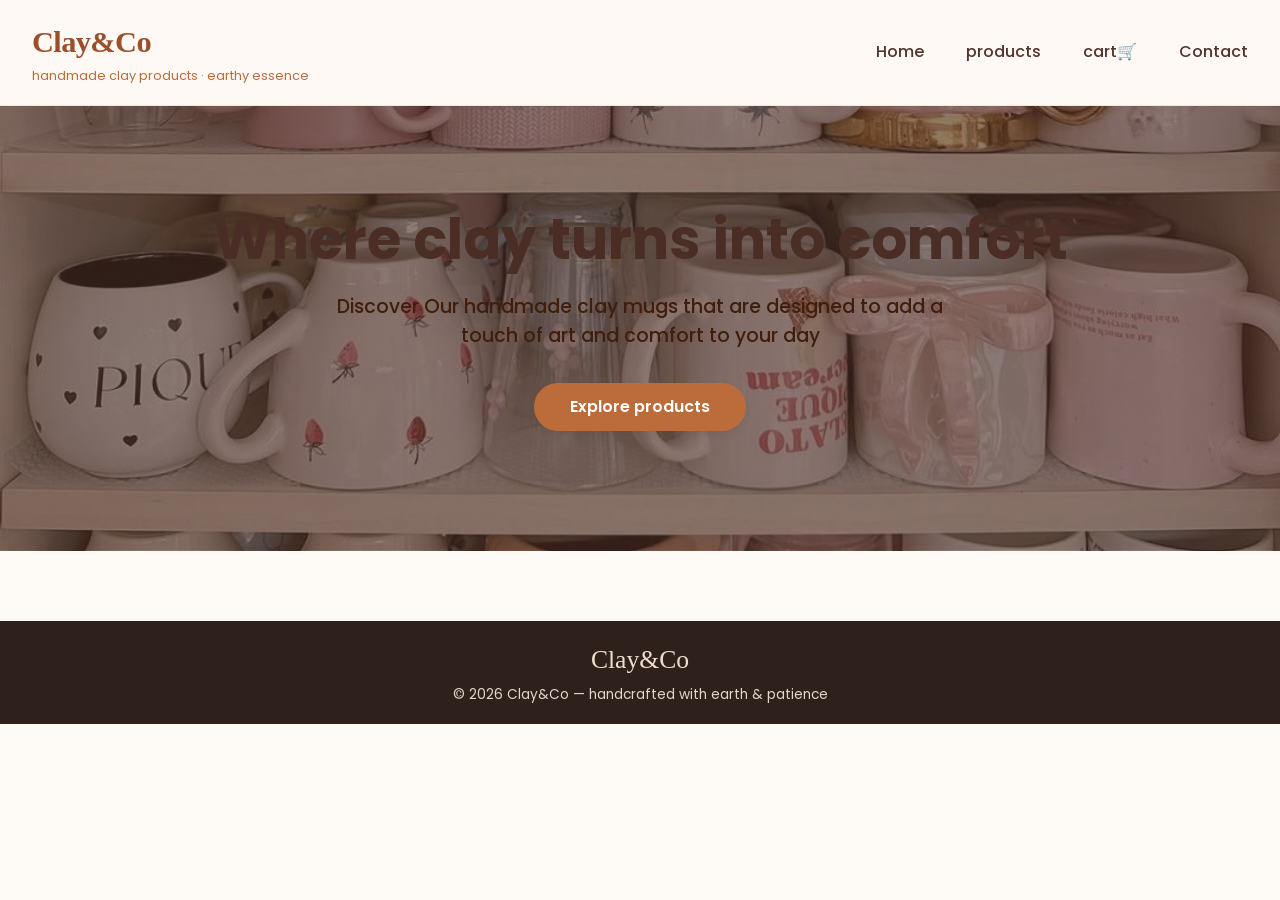
<file: index.html>
<!DOCTYPE html>
<html lang="en">
<head>
    <meta charset="UTF-8">
    <meta name="viewport" content="width=device-width, initial-scale=1.0">
    <title>Clay&Co</title>
    <link rel="stylesheet" href="./1.css">
    <link href="https://fonts.googleapis.com/css2?family=Poppins:wght@400;500;600;700&display=swap" rel="stylesheet"> 

</head>
<body>
    
 <nav class="navbar">
    <div class="container nav-container">
         <a href="home.html" class="logo">
            <h1>Clay&Co</h1>
            <span>handmade clay products · earthy essence</span>
            </a>
    
        <ul class="nav-links">
            <li><a href="home.html">Home</a></li>
            <li><a href="products.html">products</a></li>
             <li><a href="#" class="cart">cart🛒</a></li>
            <li><a href="Contuct us.html" class="active">Contact </a></li>
        </ul>
    </div>
 </nav>
     <section class="hero">
        <div class="container">
        <h1>Where clay turns into comfort</h1>
        <p>Discover Our handmade clay mugs that are designed to add a touch of art and comfort to your day</p>
        <a href="products.html" class="btn">Explore products</a>
        </div>
     </section>
    <!-- Footer -->
<footer class="footer">
    <div class="container">
        <div class="brand-foot">Clay&Co</div>
        <p>&copy; 2026 Clay&Co — handcrafted with earth & patience</p>
    
    </div>
</footer>
</body>

</html>
</file>
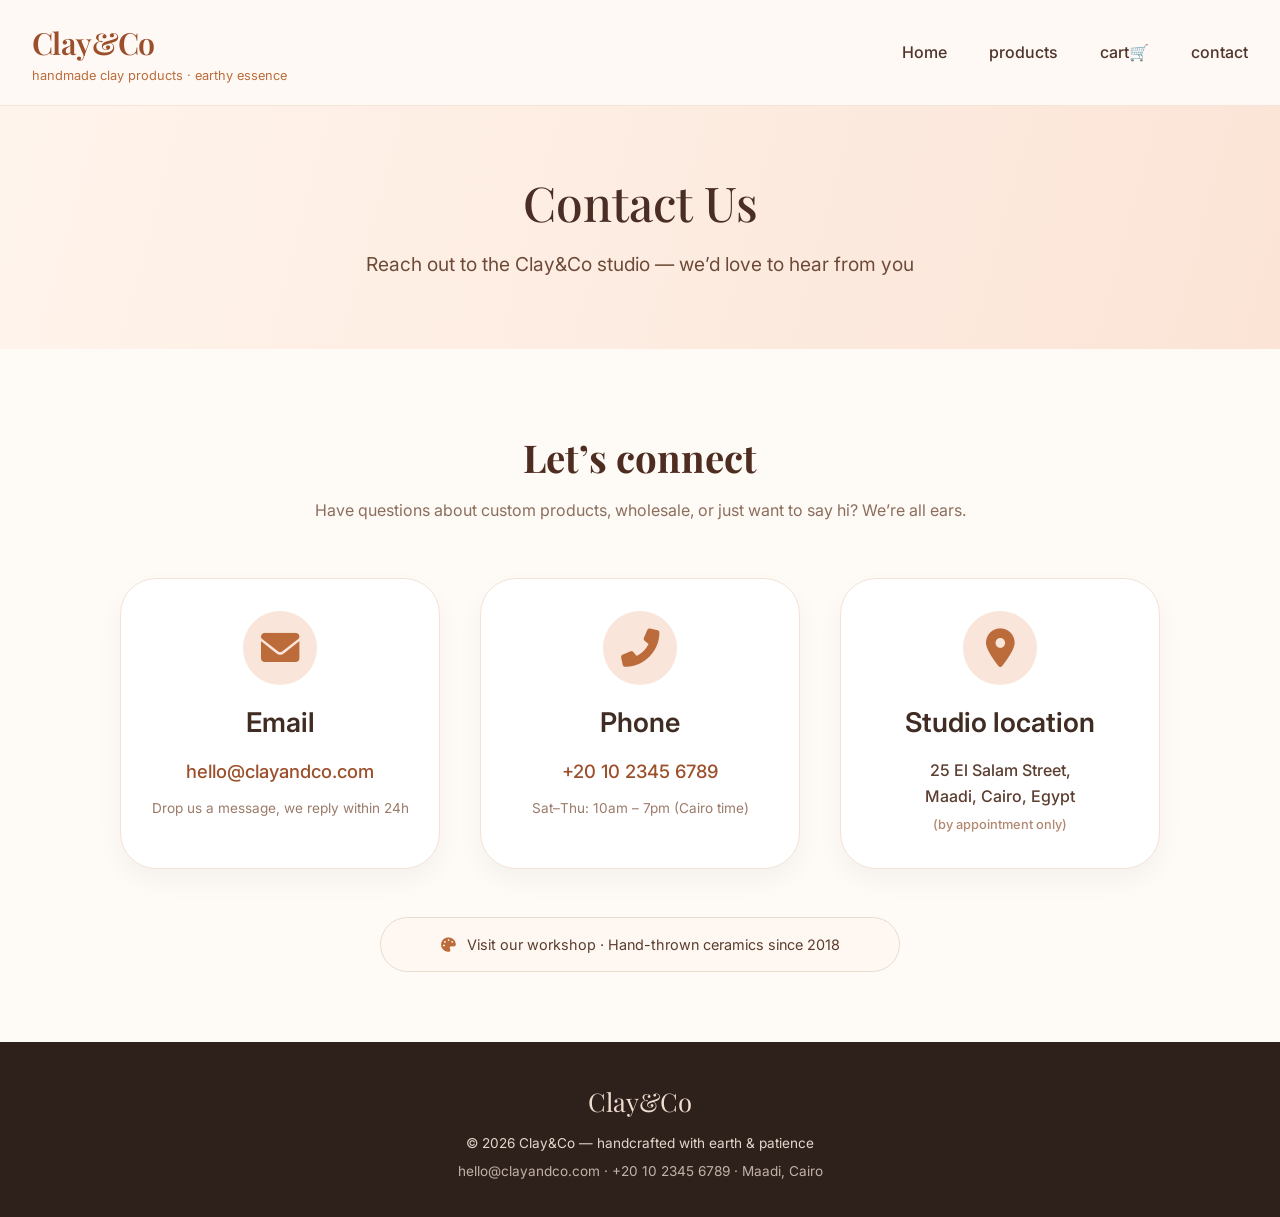
<file: Contuct us.html>
<!DOCTYPE html>
<html lang="en">
<head>
    <meta charset="UTF-8">
    <meta name="viewport" content="width=device-width, initial-scale=1.0, viewport-fit=cover">
    <title>Clay&Co | Contact – Artisanal Clay products</title>
    <!-- Google Fonts + Font Awesome 6 -->
    <link rel="preconnect" href="https://fonts.googleapis.com">
    <link rel="preconnect" href="https://fonts.gstatic.com" crossorigin>
    <link href="https://fonts.googleapis.com/css2?family=Inter:opsz,wght@14..32,300;14..32,400;14..32,500;14..32,600;14..32,700&family=Playfair+Display:ital,wght@0,400;0,500;0,600;1,400&display=swap" rel="stylesheet">
    <link rel="stylesheet" href="https://cdnjs.cloudflare.com/ajax/libs/font-awesome/6.0.0-beta3/css/all.min.css">
    <!-- Link to external CSS file (separate) -->
    <link rel="stylesheet" href="contact.css">
</head>
<body>

<!-- Navigation -->
<nav class="navbar">
    <div class="container nav-container">
        <a href="index.html" class="logo">
            <h1>Clay&Co</h1>
            <span>handmade clay products · earthy essence</span>
        </a>
        <ul class="nav-links">
            <li><a href="index.html">Home</a></li>
            <li><a href="products.html">products</a></li>
            <li><a href="#" class="cart">cart🛒</a></li>
            <li><a href="Contuct us.html" class="active">contact</a></li>
        </ul>
    </div>
</nav>

<!-- Hero / intro -->
<section class="hero-inner">
    <div class="container">
        <h2>Contact Us</h2>
        <p>Reach out to the Clay&Co studio — we’d love to hear from you</p>
    </div>
</section>

<!-- MAIN CONTACT SECTION: email, phone, location mandatory -->
<section class="contact-section">
    <div class="contact-container">
        <div class="contact-header">
            <h3>Let’s connect</h3>
            <p>Have questions about custom products, wholesale, or just want to say hi? We’re all ears.</p>
        </div>

        <!-- Contact info grid (email, phone, location) -->
        <div class="contact-info-grid">
            <!-- EMAIL -->
            <div class="info-card">
                <div class="info-icon">
                    <i class="fas fa-envelope"></i>
                </div>
                <h4>Email</h4>
                <a href="mailto:hello@clayandco.com">hello@clayandco.com</a>
                <p class="detail-text">Drop us a message, we reply within 24h</p>
            </div>

            <!-- PHONE NUMBER -->
            <div class="info-card">
                <div class="info-icon">
                    <i class="fas fa-phone-alt"></i>
                </div>
                <h4>Phone</h4>
                <a href="tel:+201023456789">+20 10 2345 6789</a>
                <p class="detail-text">Sat–Thu: 10am – 7pm (Cairo time)</p>
            </div>

            <!-- LOCATION (address) -->
            <div class="info-card">
                <div class="info-icon">
                    <i class="fas fa-location-dot"></i>
                </div>
                <h4>Studio location</h4>
                <address class="address-detail">
                    25 El Salam Street,<br>
                    Maadi, Cairo, Egypt<br>
                    <span class="small-note">(by appointment only)</span>
                </address>
            </div>
        </div>

        <!-- extra simple map vibe / additional brand touch -->
        <div class="studio-note">
            <i class="fas fa-palette"></i> Visit our workshop · Hand-thrown ceramics since 2018
        </div>
    </div>
</section>



<!-- Footer -->
<footer class="footer">
    <div class="container">
        <div class="brand-foot">Clay&Co</div>
        <p>&copy; 2026 Clay&Co — handcrafted with earth & patience</p>
        <p class="footer-contact">hello@clayandco.com · +20 10 2345 6789 · Maadi, Cairo</p>
    </div>
</footer>

</body>
</html>
</file>
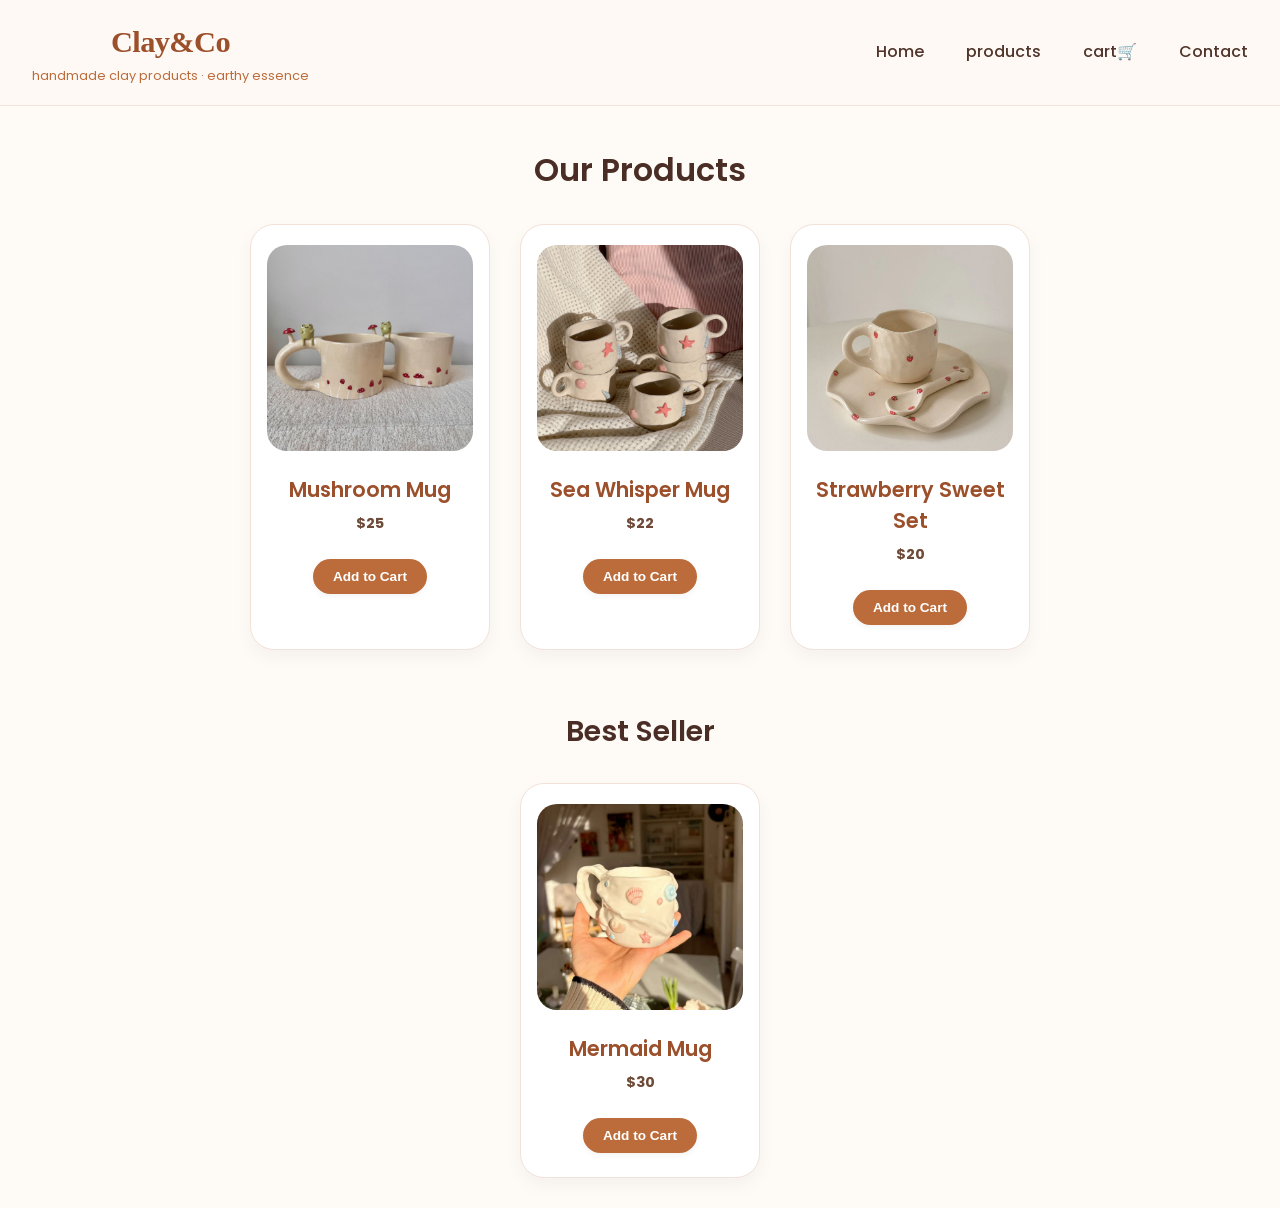
<file: products.html>
<!DOCTYPE html>
<html lang="en">
<head>
    <meta charset="UTF-8">
       <meta name="viewport" content="width=device-width, initial-scale=1.0">     
    <title>Products</title>
    <link rel="stylesheet" href="products.css">
     <link href="https://fonts.googleapis.com/css2?family=Poppins:wght@400;500;600;700&display=swap" rel="stylesheet"> 
</head>
<body>
    <!-- Navigation -->
<nav class="navbar">
    <div class="container nav-container">
         <a href="index.html" class="logo">
            <h1>Clay&Co</h1>
            <span>handmade clay products · earthy essence</span>
        </a>
        <ul class="nav-links">
            <li><a href="index.html">Home</a></li>
            <li><a href="products.html">products</a></li>
            <li><a href="#" class="cart">cart🛒</a></li>
            <li><a href="Contuct us.html" class="active">Contact</a></li>
        </ul>
    </div>
</nav>

    <h1 class="title">Our Products</h1>

    <!-- Products Section -->
    <div class="products-container">

        <div class="product">
            <img src="(1).jpeg" alt="Mushroom Mug">
            <h3>Mushroom Mug</h3>
            <p class="price">$25</p>
            <button>Add to Cart</button>
        </div>

        <div class="product">
            <img src="(3).jpeg" alt="Sea Whisper Mug">
            <h3>Sea Whisper Mug</h3>
            <p class="price">$22</p>
            <button>Add to Cart</button>
        </div>

        <div class="product">
            <img src="4.jpeg" alt="Strawberry Sweet Set">
            <h3>Strawberry Sweet Set</h3>
            <p class="price">$20</p>
            <button>Add to Cart</button>
        </div>

    </div>

    <!-- Best Seller Section -->
    <h2 class="best-title">Best Seller</h2>

    <div class="products-container">

        <div class="product">
            <img src="(2).jpeg" alt="Mermaid Mug">
            <h3>Mermaid Mug</h3>
            <p class="price">$30</p>
            <button>Add to Cart</button>
        </div>

    </div>

</body>
</html>
</file>
<file: 1.css>
/* ---------- RESET & GLOBAL ---------- */
* {
    margin: 0;
    padding: 0;
    box-sizing: border-box;
}

body {
    font-family: 'Poppins', sans-serif;
    background-color: #FEFAF6;
    color: #3A2C28;
    line-height: 1.5;
    scroll-behavior: smooth;
}

.container {
    max-width: 1280px;
    margin: 0 auto;
    padding: 0 32px;
}

/* ---------- COLOR VARIABLES (same palette as before) ---------- */
:root {
    --terracotta: #BC6C3B;
    --deep-clay: #9C4F2B;
    --warm-stone: #D9C7B1;
    --dark-umber: #4A2E26;
    --off-white: #FFF9F5;
}

/* ---------- HEADER / NAVIGATION ---------- */
.navbar {
    background-color: rgba(255, 249, 245, 0.96);
    backdrop-filter: blur(4px);
    padding: 20px 0;
    border-bottom: 1px solid rgba(188, 108, 59, 0.15);
    position: sticky;
    top: 0;
    z-index: 100;
}

.nav-container {
    display: flex;
    align-items: center;
    justify-content: space-between;
    flex-wrap: wrap;
    gap: 20px;
}

.logo h1 {
    font-family: 'Playfair Display', serif;
    font-size: 1.9rem;
    font-weight: 600;
    letter-spacing: -0.02em;
    color: var(--deep-clay);
}

.logo span {
    font-size: 0.8rem;
    font-weight: 400;
    color: var(--terracotta);
    display: block;
}
.logo {
    text-decoration: none;
    color: inherit;
}

.nav-links {
    display: flex;
    gap: 42px;
    list-style: none;
}

.nav-links a {
    text-decoration: none;
    font-weight: 500;
    color: #4F352B;
    transition: 0.2s;
    font-size: 1rem;
    position: relative;
}

.nav-links a:hover {
    color: var(--terracotta);
    text-shadow: 0 0 8px rgba(234, 130, 66, 0.5);
     transform: translateY(-2px);
}

.nav-links a.active {
    color: #4F352B; 
}

.nav-links a.active::after {
    display: none;
    content: '';
    position: absolute;
    bottom: -6px;
    left: 0;
    width: 100%;
    height: 2px;
    background: var(--terracotta);
}
/* ---------- HERO SECTION ---------- */
.hero {
    padding: 100px 0 120px;
    text-align: center;

    background: 
        linear-gradient(rgba(74, 46, 38, 0.6), rgba(74, 46, 38, 0.6)),
        url("bg.jpg.jpeg");

    background-size: cover;
    background-position: center;
    background-repeat: no-repeat;
}
.hero h1 {
    font-size: 3.5rem;
    font-weight: 700;
    font-family: 'Poppins', sans-serif;
    color: var(--dark-umber);
    margin-bottom: 20px;
    line-height: 1.2;
}

.hero p {
    font-size: 1.2rem;
    color: #411d0c;
    max-width: 650px;
    margin: 0 auto 32px;
    font-weight: 500;
}

.btn {
    display: inline-block;
    background-color: var(--terracotta);
    color: white;
    padding: 12px 36px;
    border-radius: 40px;
    text-decoration: none;
    font-weight: 600;
    transition: all 0.25s;
    box-shadow: 0 4px 8px rgba(0,0,0,0.05);
}

.btn:hover {
    background-color: var(--deep-clay);
    transform: translateY(-3px);
    box-shadow: 0 10px 20px rgba(156, 79, 43, 0.2);
}
.footer {
    background-color: #2E211C;
    color: #E5D5CB;
    padding: 20px 0 15px;
    text-align: center;
    margin-top: 70px;
}

.brand-foot {
    font-family: 'Playfair Display', serif;
    font-size: 1.6rem;
    margin-bottom: 6px;
    color: #F0DDD0;
}

.footer p {
    font-size: 0.85rem;
    margin: 4px 0;
}
/* ---------- RESPONSIVE ---------- */
@media (max-width: 820px) {
    .container {
        padding: 0 20px;
    }
    .header .container {
        flex-direction: column;
        text-align: center;
    }
    .hero h1 {
        font-size: 2.5rem;
    }
    .hero p {
        font-size: 1rem;
    }
   .nav-links {
    gap: 20px;
    flex-wrap: wrap;
    justify-content: center;
}

@media (max-width: 600px) {
    .hero h1 {
        font-size: 2rem;
    }
    .hero {
        padding: 70px 0 80px;
    }
    .btn {
        padding: 10px 28px;
    }
    .nav a + a::before {
        margin-right: 15px;
    }
}
</file>
<file: contact.css>
/* ---------- RESET & GLOBAL ---------- */
* {
    margin: 0;
    padding: 0;
    box-sizing: border-box;
}

body {
    font-family: 'Inter', sans-serif;
    background-color: #FEFAF6;
    color: #3A2C28;
    line-height: 1.5;
    scroll-behavior: smooth;
}

:root {
    --terracotta: #BC6C3B;
    --deep-clay: #9C4F2B;
    --warm-stone: #D9C7B1;
    --dark-umber: #4A2E26;
    --off-white: #FFF9F5;
}

.container {
    max-width: 1280px;
    margin: 0 auto;
    padding: 0 32px;
}

/* ---------- NAVBAR ---------- */
.navbar {
    background-color: rgba(255, 249, 245, 0.96);
    backdrop-filter: blur(4px);
    padding: 20px 0;
    border-bottom: 1px solid rgba(188, 108, 59, 0.15);
    position: sticky;
    top: 0;
    z-index: 100;
}

.nav-container {
    display: flex;
    align-items: center;
    justify-content: space-between;
    flex-wrap: wrap;
    gap: 20px;
}

.logo h1 {
    font-family: 'Playfair Display', serif;
    font-size: 1.9rem;
    font-weight: 600;
    letter-spacing: -0.02em;
    color: var(--deep-clay);
}

.logo span {
    font-size: 0.8rem;
    font-weight: 400;
    color: var(--terracotta);
    display: block;
}
.logo {
    text-decoration: none;
    color: inherit;
}

.logo h1,
.logo span {
    text-decoration: none;
}
.nav-links {
    display: flex;
    gap: 42px;
    list-style: none;
}


.nav-links a {
    text-decoration: none;
    font-weight: 500;
    color: #4F352B;
    transition: 0.2s;
    font-size: 1rem;
    position: relative;
}

.nav-links a:hover {
    color: var(--terracotta);
    text-shadow: 0 0 8px rgba(234, 130, 66, 0.816);
}

.nav-links a.active {
    color: #4F352B;
}

.nav-links a.active::after {
    display: none;
    content: '';
    position: absolute;
    bottom: -6px;
    left: 0;
    width: 100%;
    height: 2px;
    background: var(--terracotta);
}

/* ---------- INNER HERO (contact page header) ---------- */
.hero-inner {
    background: linear-gradient(105deg, #FFF4EC 0%, #FBE4D6 100%);
    padding: 60px 0 70px;
    text-align: center;
}

.hero-inner h2 {
    font-family: 'Playfair Display', serif;
    font-size: 3rem;
    font-weight: 500;
    color: var(--dark-umber);
    margin-bottom: 12px;
}

.hero-inner p {
    font-size: 1.2rem;
    color: #6E4A38;
}

/* ---------- CONTACT SECTION (main requirement) ---------- */
.contact-section {
    padding: 80px 0 70px;
    background: #FEFAF6;
}

.contact-container {
    max-width: 1280px;
    margin: 0 auto;
    padding: 0 24px;
}

.contact-header {
    text-align: center;
    margin-bottom: 56px;
}

.contact-header h3 {
    font-family: 'Playfair Display', serif;
    font-size: 2.4rem;
    color: #4F2C20;
    margin-bottom: 12px;
}

.contact-header p {
    color: #8C6E5D;
    font-size: 1rem;
}

/* contact grid: email, phone, location cards */
.contact-info-grid {
    display: flex;
    flex-wrap: wrap;
    justify-content: center;
    gap: 40px;
    margin-bottom: 48px;
}

.info-card {
    background: white;
    border-radius: 36px;
    padding: 32px 24px;
    text-align: center;
    flex: 1;
    min-width: 250px;
    max-width: 320px;
    transition: 0.25s ease;
    box-shadow: 0 12px 28px rgba(0, 0, 0, 0.04);
    border: 1px solid #F3E2D8;
}

.info-card:hover {
    transform: translateY(-5px);
    border-color: #E2C7B6;
    box-shadow: 0 20px 30px -10px rgba(156, 79, 43, 0.12);
}

.info-icon {
    font-size: 2.4rem;
    color: var(--terracotta);
    background: #F9E5DA;
    width: 74px;
    height: 74px;
    line-height: 74px;
    border-radius: 60px;
    display: inline-flex;
    align-items: center;
    justify-content: center;
    margin-bottom: 18px;
}

.info-card h4 {
    font-size: 1.7rem;
    font-weight: 600;
    margin-bottom: 14px;
    color: #402C23;
}

.info-card a {
    text-decoration: none;
    color: var(--deep-clay);
    font-weight: 500;
    font-size: 1.15rem;
    transition: 0.2s;
    word-break: break-word;
}

.info-card a:hover {
    text-decoration: underline;
    color: #B16235;
}

.address-detail {
    font-style: normal;
    font-weight: 500;
    color: #5C3E30;
    line-height: 1.6;
    font-size: 1rem;
}

.detail-text {
    font-size: 0.85rem;
    color: #9B7B6A;
    margin-top: 12px;
}

.small-note {
    font-size: 0.8rem;
    display: block;
    margin-top: 6px;
    color: #B28871;
}

/* studio note extra */
.studio-note {
    text-align: center;
    background: #FFF8F2;
    max-width: 520px;
    margin: 20px auto 0;
    padding: 16px 24px;
    border-radius: 80px;
    font-size: 0.9rem;
    border: 1px solid #EADBCF;
    color: #5A3D2E;
}

.studio-note i {
    margin-right: 8px;
    color: var(--terracotta);
}

/* footer */
.footer {
    background-color: #2E211C;
    color: #E5D5CB;
    padding: 40px 0 28px;
    text-align: center;
}

.brand-foot {
    font-family: 'Playfair Display', serif;
    font-size: 1.6rem;
    margin-bottom: 12px;
    color: #F0DDD0;
}

.footer p {
    font-size: 0.85rem;
    margin: 8px 0;
}

.footer-contact {
    font-size: 0.8rem;
    opacity: 0.8;
}

/* ---------- RESPONSIVE ---------- */
@media (max-width: 820px) {
    .container {
        padding: 0 20px;
    }
    .nav-container {
        flex-direction: column;
        gap: 12px;
    }
    .nav-links {
        gap: 32px;
    }
    .hero-inner h2 {
        font-size: 2.4rem;
    }
    .contact-header h3 {
        font-size: 2rem;
    }
    .info-card {
        min-width: 240px;
    }
}

@media (max-width: 600px) {
    .nav-links {
        gap: 24px;
    }
    .hero-inner h2 {
        font-size: 1.9rem;
    }
    .contact-header h3 {
        font-size: 1.8rem;
    }
    .info-card h4 {
        font-size: 1.4rem;
    }
}
</file>
<file: products.css>
/* ---------- RESET & GLOBAL (same palette) ---------- */
* {
    margin: 0;
    padding: 0;
    box-sizing: border-box;
}

body {
    font-family: 'Poppins', Arial, sans-serif;
    background-color: #FEFAF6;
    color: #3A2C28;
    text-align: center;
    line-height: 1.5;
}

:root {
    --terracotta: #BC6C3B;
    --deep-clay: #9C4F2B;
    --dark-umber: #4A2E26;
    --off-white: #FFF9F5;
    --warm-stone: #D9C7B1;
}

.container {
    max-width: 1280px;
    margin: 0 auto;
    padding: 0 20px;

}
.container {
    max-width: 1280px;
    margin: 0 auto;
    padding: 0 32px;
}

/* ---------- NAVBAR ---------- */
.navbar {
    background-color: rgba(255, 249, 245, 0.96);
    backdrop-filter: blur(4px);
    padding: 20px 0;
    border-bottom: 1px solid rgba(188, 108, 59, 0.15);
    position: sticky;
    top: 0;
    z-index: 100;
}

.nav-container {
    display: flex;
    align-items: center;
    justify-content: space-between;
    flex-wrap: wrap;
    gap: 20px;
}

.logo h1 {
    font-family: 'Playfair Display', serif;
    font-size: 1.9rem;
    font-weight: 600;
    letter-spacing: -0.02em;
    color: var(--deep-clay);
    text-decoration-line: none;
}

.logo span {
    font-size: 0.8rem;
    font-weight: 400;
    color: var(--terracotta);
    display: block;
     text-decoration-line: none;
}
.logo {
    text-decoration: none;
    color: inherit;
}
.nav-links {
    display: flex;
    gap: 42px;
    list-style: none;
}


.nav-links a {
    text-decoration: none;
    font-weight: 500;
    color: #4F352B;
    transition: 0.2s;
    font-size: 1rem;
    position: relative;
}

.nav-links a:hover {
    color: var(--terracotta);
    text-shadow: 0 0 8px rgba(234, 130, 66, 0.816);
}

.nav-links a.active {
    color: #4F352B;
}

.nav-links a.active::after {
    display: none;
    content: '';
    position: absolute;
    bottom: -6px;
    left: 0;
    width: 100%;
    height: 2px;
    background: var(--terracotta);
}

/* titles */
.title, .best-title {
    font-family: 'Poppins', sans-serif;
    font-weight: 600;
    color: var(--dark-umber);
    margin-top: 40px;
    margin-bottom: 20px;
}

.title {
    font-size: 2rem;
}

.best-title {
    font-size: 1.8rem;
    margin-top: 60px;
}

/* products grid */
.products-container {
    display: flex;
    justify-content: center;
    gap: 30px;
    margin: 30px auto;
    flex-wrap: wrap;
    max-width: 1200px;
}

/* product card */
.product {
    background: white;
    border: 1px solid #F3E2D8;
    border-radius: 24px;
    padding: 20px 16px 24px;
    width: 240px;
    transition: 0.25s ease;
    box-shadow: 0 8px 18px rgba(0, 0, 0, 0.04);
}

.product:hover {
    transform: translateY(-5px);
    border-color: #E2C7B6;
    box-shadow: 0 20px 30px -12px rgba(156, 79, 43, 0.12);
}

.product img {
    width: 100%;
    border-radius: 20px;
    background-color: #F9E5DA;
    aspect-ratio: 1 / 1;
    object-fit: cover;
}

.product h3 {
    margin: 16px 0 8px;
    font-size: 1.3rem;
    font-weight: 600;
    color: var(--deep-clay);
}

.product p {
    font-size: 0.9rem;
    color: #6E4A38;
    margin-bottom: 12px;
    flex-direction: column;
}
.price {
    font-size: 1.1rem;
    font-weight: 600;
    color: var(--terracotta);
    margin: 8px 0 12px;
}
.price {
    display: block;
    font-weight: 700;
    color: var(--terracotta);
    font-size: 1.1rem;
    margin: 8px 0;
}

/* button styling (matches home page) */
button {
    margin-top: 12px;
    padding: 10px 20px;
    border: none;
    background-color: var(--terracotta);
    color: white;
    cursor: pointer;
    border-radius: 40px;
    font-weight: 600;
    font-size: 0.85rem;
    transition: all 0.2s;
    box-shadow: 0 2px 6px rgba(0,0,0,0.05);
}

button:hover {
    background-color: var(--deep-clay);
    transform: translateY(-2px);
    box-shadow: 0 6px 12px rgba(156, 79, 43, 0.2);
}

/* optional footer or extra spacing */
footer {
    margin-top: 60px;
    background-color: #2E211C;
    color: #E5D5CB;
    padding: 30px 0;
    font-size: 0.8rem;
}

/* responsive */
@media (max-width: 700px) {
    .products-container {
        gap: 20px;
    }
    .product {
        width: 200px;
    }
    .title {
        font-size: 1.6rem;
    }
    .best-title {
        font-size: 1.4rem;
    }
}
</file>
